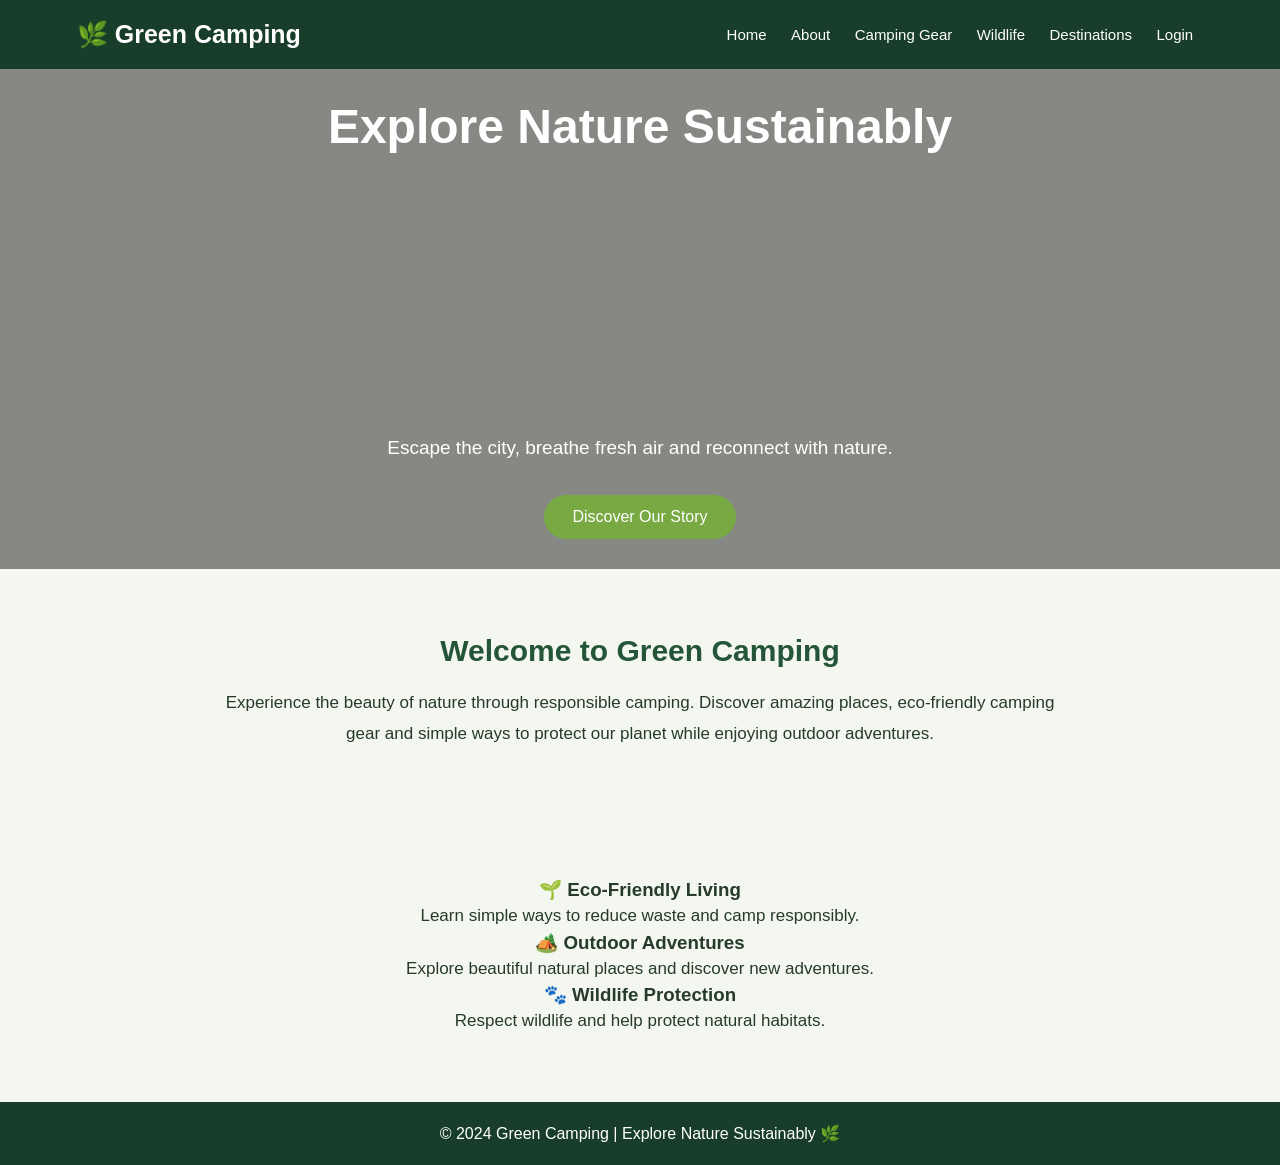
<file: index.html>
<!DOCTYPE html>
<html lang="en">
<head>
    <meta charset="UTF-8">
    <meta name="viewport" content="width=device-width, initial-scale=1.0">
    <title>Green Camping | Home</title>
    <link rel="stylesheet" href="style.css">
</head>
<body>

    <header>
        <h2>🌿 Green Camping</h2>
        <nav>
            <a href="index.html">Home</a>
            <a href="about.html">About</a>
            <a href="gear.html">Camping Gear</a>
            <a href="wildlife.html">Wildlife</a>
            <a href="places.html">Destinations</a>
            <a href="login.html">Login</a>
        </nav>
    </header>

    <section class="hero" id="home">
        <h1>Explore Nature Sustainably</h1>
        <p>Escape the city, breathe fresh air and reconnect with nature.</p>
        <a href="about.html" class="btn">Discover Our Story</a>
    </section>

    <section class="welcome">
        <h2>Welcome to Green Camping</h2>
        <p>
            Experience the beauty of nature through responsible camping.
            Discover amazing places, eco-friendly camping gear and
            simple ways to protect our planet while enjoying outdoor adventures.
        </p>
    </section>

    <section class="home-highlights">
        <div class="highlight">
            <h3>🌱 Eco-Friendly Living</h3>
            <p>Learn simple ways to reduce waste and camp responsibly.</p>
        </div>

        <div class="highlight">
            <h3>🏕️ Outdoor Adventures</h3>
            <p>Explore beautiful natural places and discover new adventures.</p>
        </div>

        <div class="highlight">
            <h3>🐾 Wildlife Protection</h3>
            <p>Respect wildlife and help protect natural habitats.</p>
        </div>
    </section>

    <footer>
        <p>© 2024 Green Camping | Explore Nature Sustainably 🌿</p>
    </footer>

    <script src="script.js"></script>
</body>
</html>
</file>
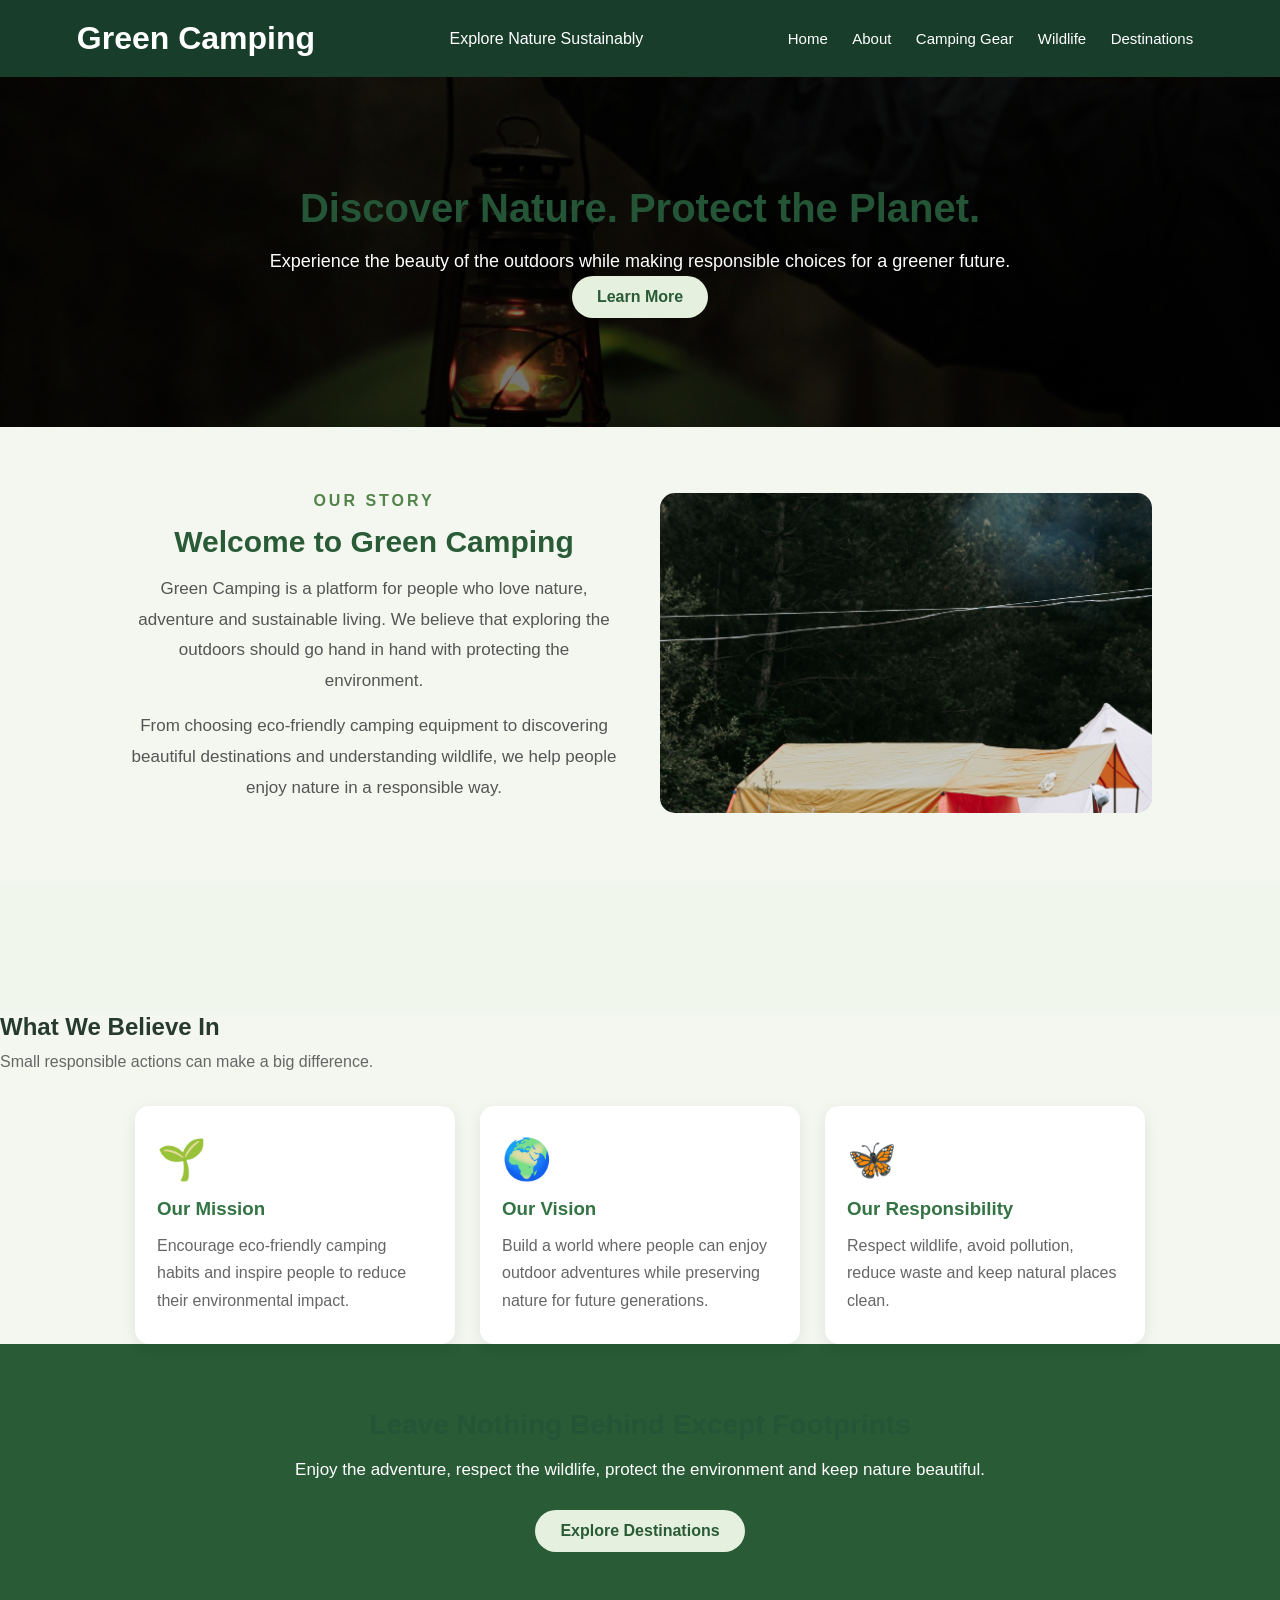
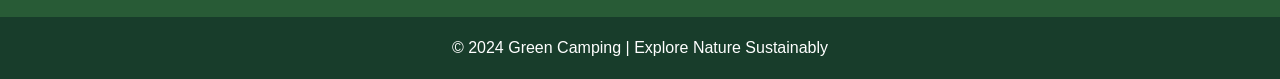
<file: about.html>
<!DOCTYPE html>
<html lang="en">
<head>
    <meta charset="UTF-8">
    <meta name="viewport" content="width=device-width, initial-scale=1.0">
    <title>About Us | Green Camping</title>
    <link rel="stylesheet" href="style.css">
</head>
<body>

    <header>
        <h1>Green Camping</h1>
        <p>Explore Nature Sustainably</p>

        <nav>
            <a href="index.html">Home</a>
            <a href="about.html">About</a>
            <a href="gear.html">Camping Gear</a>
            <a href="wildlife.html">Wildlife</a>
            <a href="places.html">Destinations</a>
        </nav>
    </header>

    <section class="about-hero">
        <div class="about-hero-content">
            <h2>Discover Nature. Protect the Planet.</h2>
            <p>
                Experience the beauty of the outdoors while
                making responsible choices for a greener future.
            </p>
            <a href="#mission" class="about-button">Learn More</a>
        </div>
    </section>

    <section class="about-intro">
        <div class="about-text">
            <span class="about-tag">OUR STORY</span>
            <h2>Welcome to Green Camping</h2>
            <p>
                Green Camping is a platform for people who love
                nature, adventure and sustainable living.
                We believe that exploring the outdoors should
                go hand in hand with protecting the environment.
            </p>
            <p>
                From choosing eco-friendly camping equipment
                to discovering beautiful destinations and
                understanding wildlife, we help people enjoy
                nature in a responsible way.
            </p>
        </div>

        <div class="about-image">
            <img src="tent.jpg" alt="Camping tent surrounded by nature">
        </div>
    </section>

    <section class="about-values" id="mission"></section>
        <h2>What We Believe In</h2>
        <p class="section-description">
            Small responsible actions can make a big difference.
        </p>

        <div class="value-container">

            <div class="value-card">
                <div class="value-icon">🌱</div>
                <h3>Our Mission</h3>
                <p>
                    Encourage eco-friendly camping habits
                    and inspire people to reduce their
                    environmental impact.
                </p>
            </div>

            <div class="value-card">
                <div class="value-icon">🌍</div>
                <h3>Our Vision</h3>
                <p>
                    Build a world where people can enjoy
                    outdoor adventures while preserving
                    nature for future generations.
                </p>
            </div>

            <div class="value-card">
                <div class="value-icon">🦋</div>
                <h3>Our Responsibility</h3>
                <p>
                    Respect wildlife, avoid pollution,
                    reduce waste and keep natural places clean.
                </p>
            </div>

        </div>
    </section>

    <section class="about-message">
        <h2>Leave Nothing Behind Except Footprints</h2>
        <p>
            Enjoy the adventure, respect the wildlife,
            protect the environment and keep nature beautiful.
        </p>
        <a href="places.html" class="about-button">Explore Destinations</a>
    </section>

    <footer>
        <p>© 2024 Green Camping | Explore Nature Sustainably</p>
    </footer>
    <script src="script.js"></script>

</body>
</html>
</file>
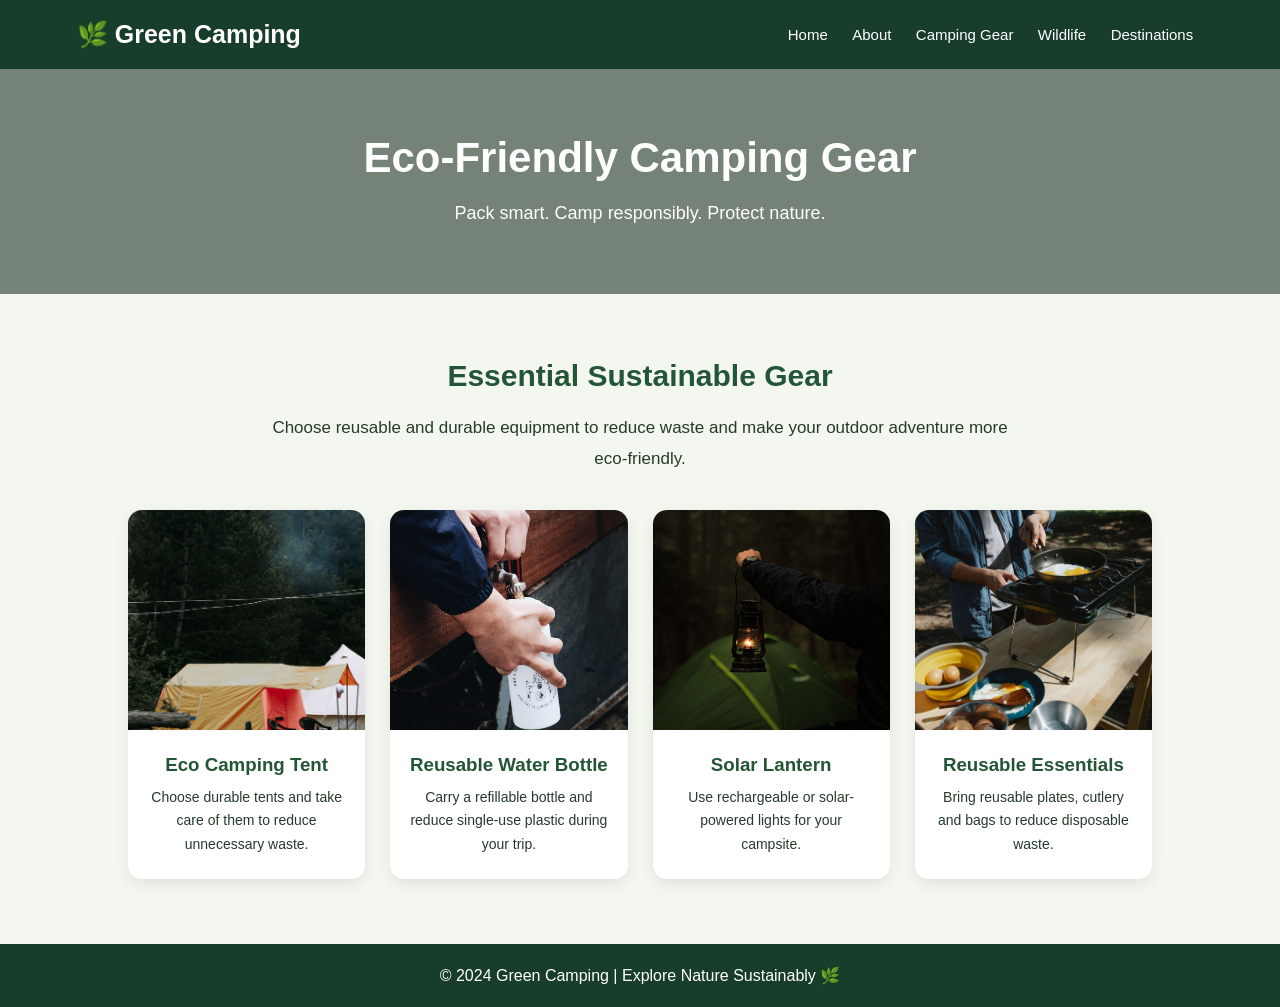
<file: gear.html>
<!DOCTYPE html>
<html lang="en">
<head>
    <meta charset="UTF-8">
    <meta name="viewport" content="width=device-width, initial-scale=1.0">
    <title>Camping Gear | Green Camping</title>
    <link rel="stylesheet" href="style.css">
</head>
<body>

    <header>
        <h2>🌿 Green Camping</h2>
        <nav>
            <a href="index.html">Home</a>
            <a href="about.html">About</a>
            <a href="gear.html">Camping Gear</a>
            <a href="wildlife.html">Wildlife</a>
            <a href="places.html">Destinations</a>
        </nav>
    </header>

    <section class="gear-hero">
        <h1>Eco-Friendly Camping Gear</h1>
        <p>Pack smart. Camp responsibly. Protect nature.</p>
    </section>

    <section class="gear-section">
        <h2>Essential Sustainable Gear</h2>
        <p class="gear-intro">
            Choose reusable and durable equipment to reduce waste
            and make your outdoor adventure more eco-friendly.
        </p>

        <div class="gear-container">

            <div class="gear-card">
                <img src="images/tent.jpg" alt="Eco-friendly camping tent">
                <h3>Eco Camping Tent</h3>
                <p>Choose durable tents and take care of them to reduce unnecessary waste.</p>
            </div>

            <div class="gear-card">
                <img src="images/bottele.jpg" alt="Reusable water bottle">
                <h3>Reusable Water Bottle</h3>
                <p>Carry a refillable bottle and reduce single-use plastic during your trip.</p>
            </div>

            <div class="gear-card">
                <img src="images/lamp.jpg" alt="Solar camping lantern">
                <h3>Solar Lantern</h3>
                <p>Use rechargeable or solar-powered lights for your campsite.</p>
            </div>

            <div class="gear-card">
                <img src="images/things.jpg" alt="Reusable camping utensils">
                <h3>Reusable Essentials</h3>
                <p>Bring reusable plates, cutlery and bags to reduce disposable waste.</p>
            </div>

        </div>
    </section>

    <footer>
        <p>© 2024 Green Camping | Explore Nature Sustainably 🌿</p>
    </footer>

    <script src="script.js"></script>
</body>
</html>
</file>
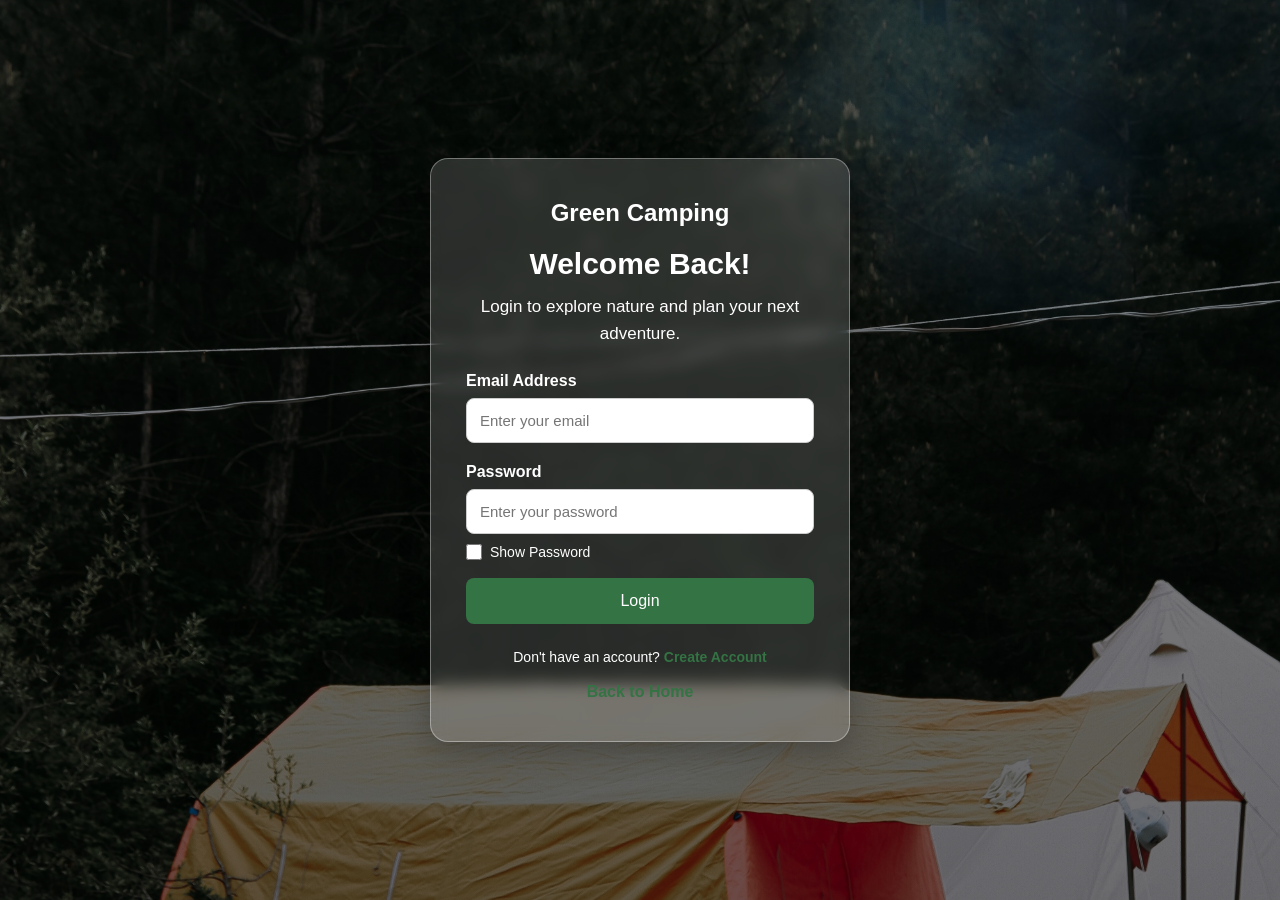
<file: login.html>
<!DOCTYPE html>
<html lang="en">
<head>
    <meta charset="UTF-8">
    <meta name="viewport" content="width=device-width, initial-scale=1.0">
    <title>Login | Green Camping</title>
    <link rel="stylesheet" href="style.css">
</head>
<body>

    <section class="login-page">

        <div class="login-container">

            <h1>Green Camping</h1>
            <h2>Welcome Back!</h2>

            <p>Login to explore nature and plan your next adventure.</p>

            <form id="loginForm">

                <label for="email">Email Address</label>
                <input type="email" id="email" placeholder="Enter your email" required>

                <label for="password">Password</label>
                <input type="password" id="password" placeholder="Enter your password" required>

<label class="show-password">
    <input type="checkbox" id="showPassword">
    Show Password
</label>

                <button type="submit">Login</button>

            </form>

            <p class="login-links">
                Don't have an account?
                <a href="register.html">Create Account</a>
            </p>

            <a href="index.html" class="back-home">Back to Home</a>

        </div>

    </section>

    <script src="script.js"></script>

</body>
</html>
</file>
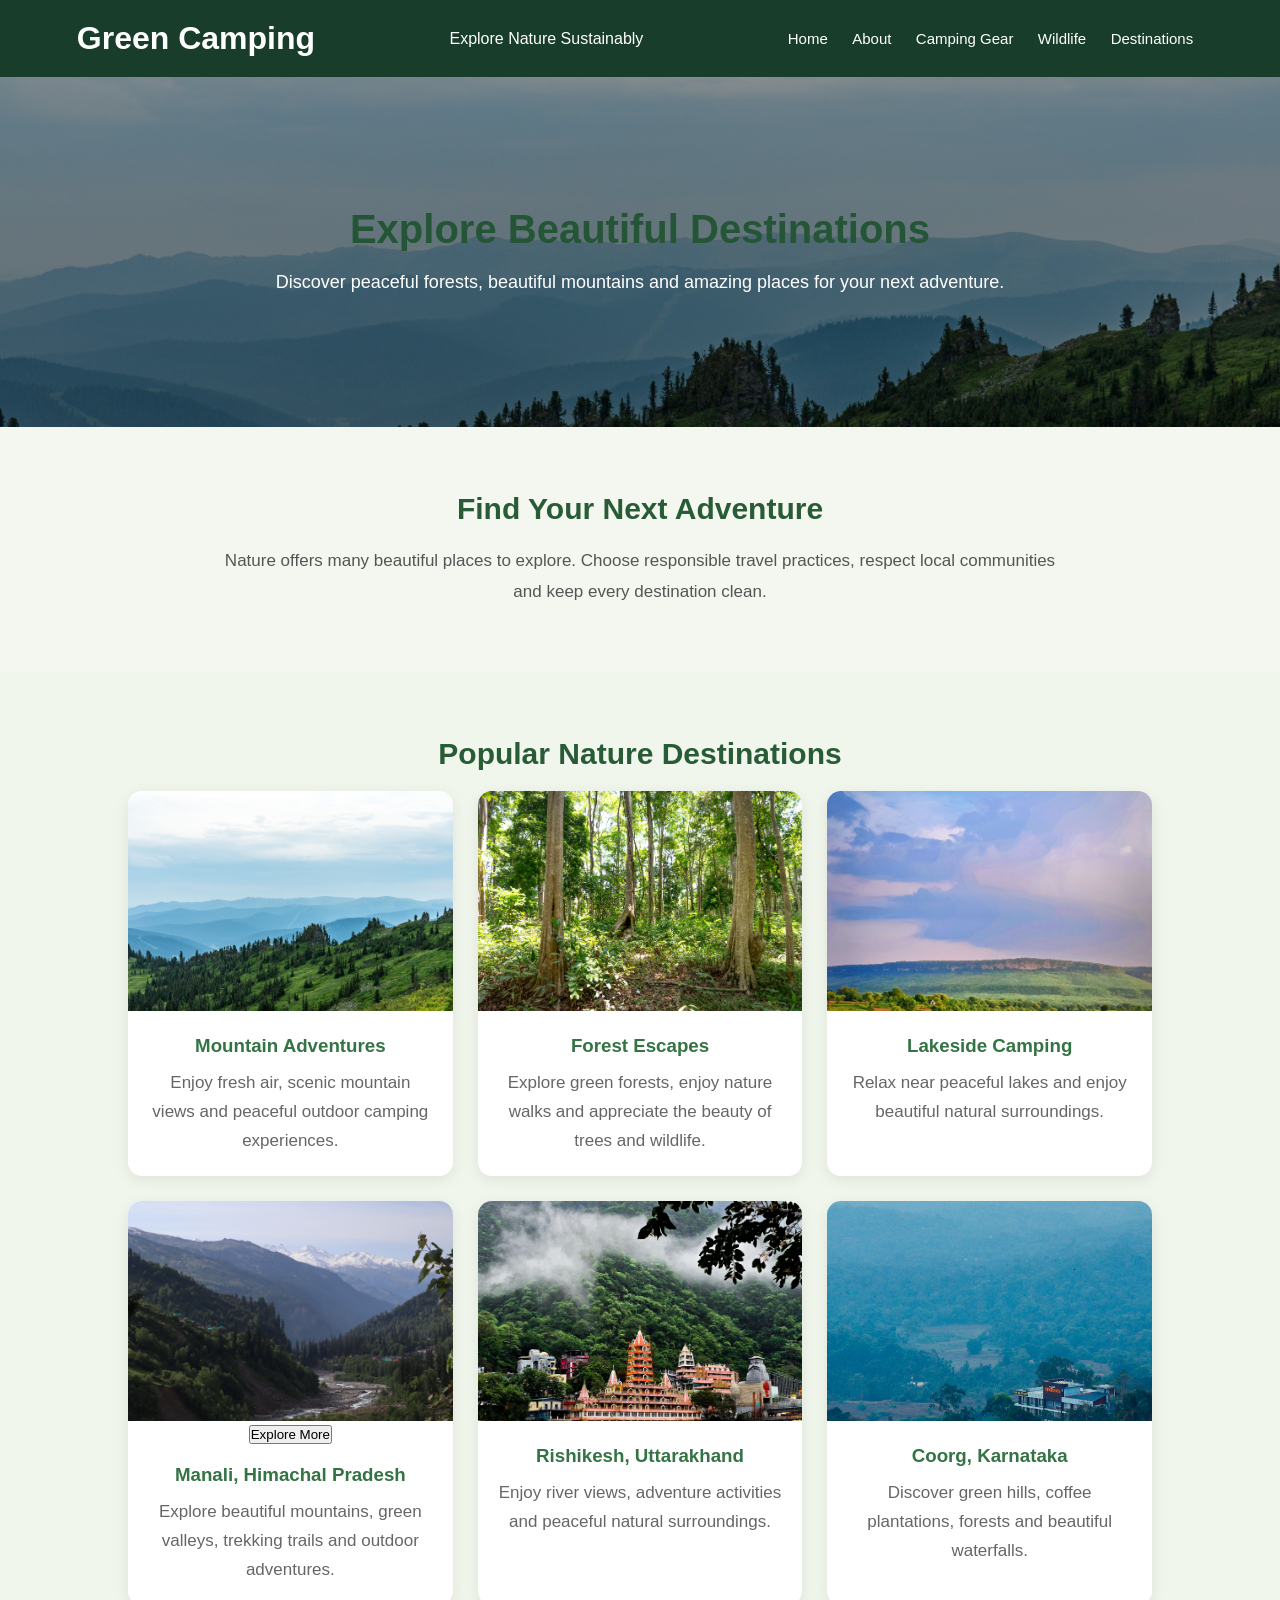
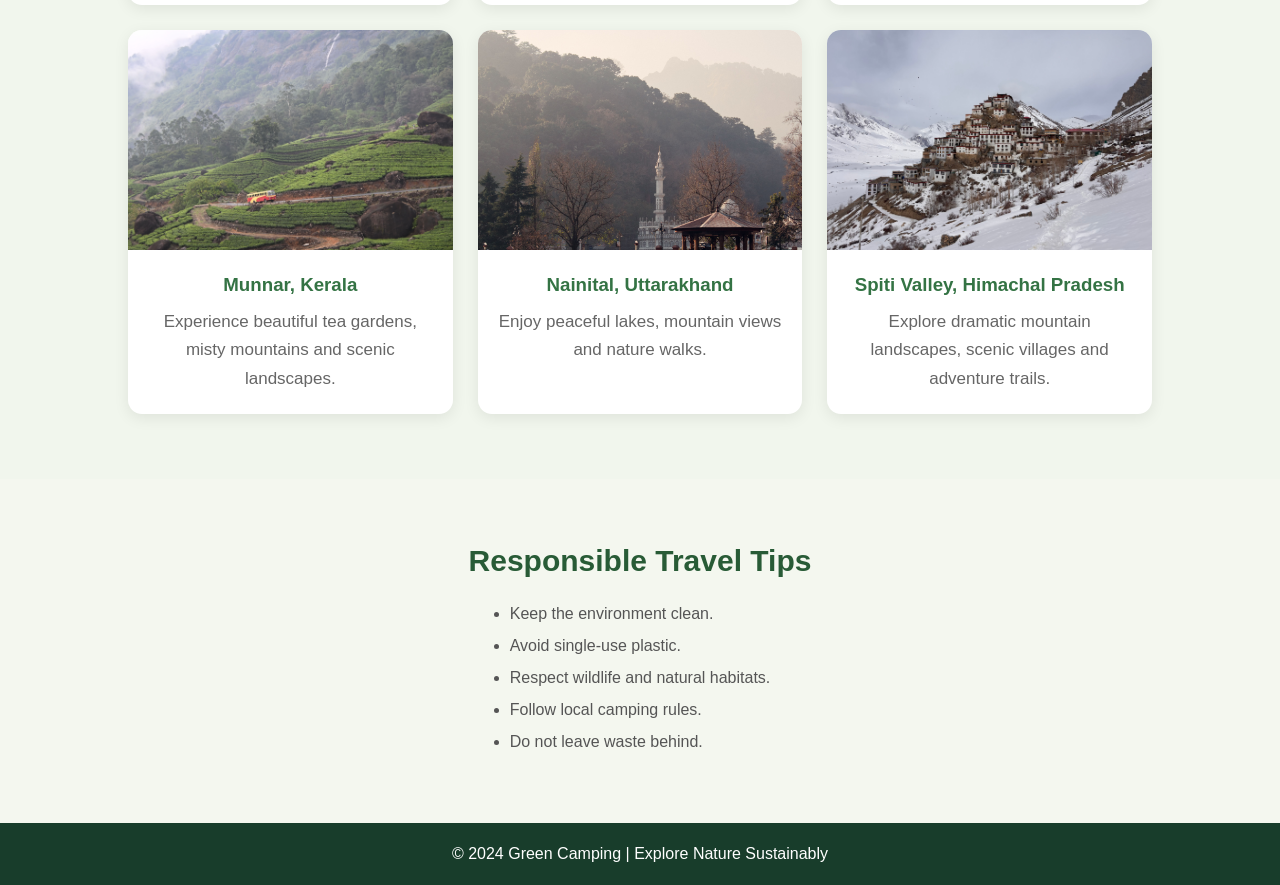
<file: places.html>
<!DOCTYPE html>
<html lang="en">
<head>
    <meta charset="UTF-8">
    <meta name="viewport" content="width=device-width, initial-scale=1.0">
    <title>Destinations | Green Camping</title>
    <link rel="stylesheet" href="style.css">
</head>
<body>

    <header>
        <h1>Green Camping</h1>
        <p>Explore Nature Sustainably</p>

        <nav>
            <a href="index.html">Home</a>
            <a href="about.html">About</a>
            <a href="gear.html">Camping Gear</a>
            <a href="wildlife.html">Wildlife</a>
            <a href="places.html">Destinations</a>
        </nav>
    </header>

    <section class="places-hero">
        <div>
            <h2>Explore Beautiful Destinations</h2>
            <p>
                Discover peaceful forests, beautiful mountains
                and amazing places for your next adventure.
            </p>
        </div>
    </section>

    <section class="places-intro">
        <h2>Find Your Next Adventure</h2>
        <p>
            Nature offers many beautiful places to explore.
            Choose responsible travel practices, respect local
            communities and keep every destination clean.
        </p>
    </section>

    <section class="destination-section">
        <h2>Popular Nature Destinations</h2>

        <div class="destination-container">

            <div class="destination-card">
                <img src="images/mountains.jpg" alt="Beautiful mountain landscape">
                <div class="destination-info">
                    <h3>Mountain Adventures</h3>
                    <p>
                        Enjoy fresh air, scenic mountain views
                        and peaceful outdoor camping experiences.
                    </p>
                </div>
            </div>

            <div class="destination-card">
                <img src="images/forest.jpg" alt="Green forest landscape">
                <div class="destination-info">
                    <h3>Forest Escapes</h3>
                    <p>
                        Explore green forests, enjoy nature walks
                        and appreciate the beauty of trees and wildlife.
                    </p>
                </div>
            </div>

            <div class="destination-card">
                <img src="images/lake.jpg" alt="Beautiful lake surrounded by nature">
                <div class="destination-info">
                    <h3>Lakeside Camping</h3>
                    <p>
                        Relax near peaceful lakes and enjoy
                        beautiful natural surroundings.
                    </p>
                </div>
            </div>

              <!-- Manali -->
    <div class="destination-card">
    <img src="images/manali.jpg" alt="Manali mountains">
    <button onclick="showDestination('manali')">Explore More</button>
    <div class="destination-info">
        <h3>Manali, Himachal Pradesh</h3>
        <p>Explore beautiful mountains, green valleys, trekking trails and outdoor adventures.</p>
    </div>
</div>

<!-- Rishikesh -->
<div class="destination-card">
    <img src="images/rishikesh.jpg" alt="Rishikesh river">
    <div class="destination-info">
        <h3>Rishikesh, Uttarakhand</h3>
        <p>Enjoy river views, adventure activities and peaceful natural surroundings.</p>
    </div>
</div>

<!-- Coorg -->
<div class="destination-card">
    <img src="images/coorg.jpg" alt="Coorg green hills">
    <div class="destination-info">
        <h3>Coorg, Karnataka</h3>
        <p>Discover green hills, coffee plantations, forests and beautiful waterfalls.</p>
    </div>
</div>

<!-- Munnar -->
<div class="destination-card">
    <img src="images/munnar.jpg" alt="Munnar tea gardens">
    <div class="destination-info">
        <h3>Munnar, Kerala</h3>
        <p>Experience beautiful tea gardens, misty mountains and scenic landscapes.</p>
    </div>
</div>

<!-- Nainital -->
<div class="destination-card">
    <img src="images/nainital.jpg" alt="Nainital lake">
    <div class="destination-info">
        <h3>Nainital, Uttarakhand</h3>
        <p>Enjoy peaceful lakes, mountain views and nature walks.</p>
    </div>
</div>

<!-- Spiti Valley -->
<div class="destination-card">
    <img src="images/spiti.jpg" alt="Spiti Valley mountains">
    <div class="destination-info">
        <h3>Spiti Valley, Himachal Pradesh</h3>
        <p>Explore dramatic mountain landscapes, scenic villages and adventure trails.</p>
    </div>
</div>


        </div>
    </section>

    <section class="travel-tips">
        <h2>Responsible Travel Tips</h2>
        <ul>
            <li>Keep the environment clean.</li>
            <li>Avoid single-use plastic.</li>
            <li>Respect wildlife and natural habitats.</li>
            <li>Follow local camping rules.</li>
            <li>Do not leave waste behind.</li>
        </ul>
    </section>

    <footer>
        <p>© 2024 Green Camping | Explore Nature Sustainably</p>
    </footer>
    <script src="script.js"></script>

</body>
</html>
</file>
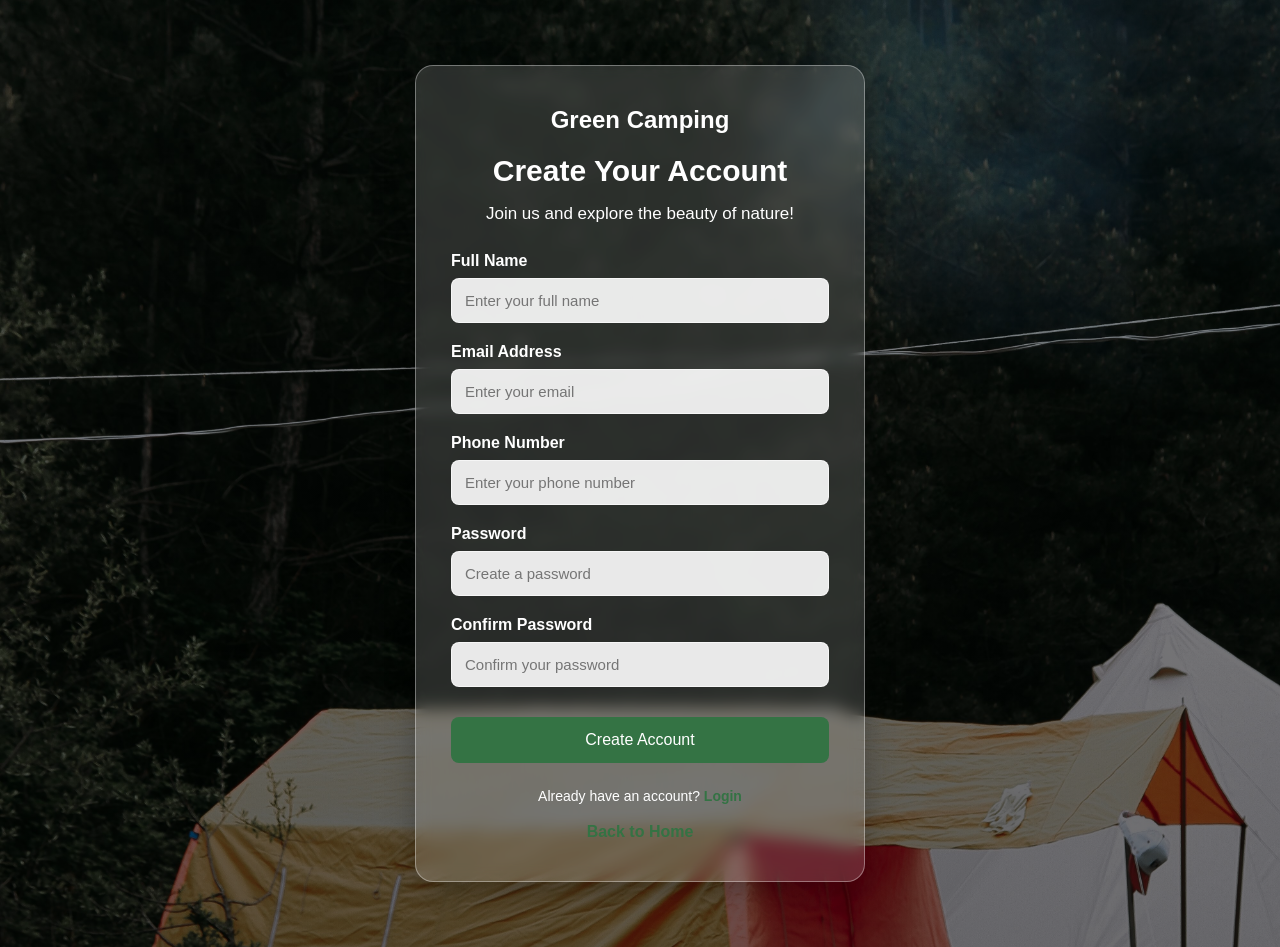
<file: register.html>
<!DOCTYPE html>
<html lang="en">
<head>
    <meta charset="UTF-8">
    <meta name="viewport" content="width=device-width, initial-scale=1.0">
    <title>Register | Green Camping</title>
    <link rel="stylesheet" href="style.css">
</head>
<body>

<section class="login-page">

    <div class="login-container register-container">

        <h1>Green Camping</h1>
        <h2>Create Your Account</h2>
        <p>Join us and explore the beauty of nature!</p>

        <form id="registerForm">

            <label for="fullName">Full Name</label>
            <input type="text" id="fullName"
                   placeholder="Enter your full name" required>

            <label for="registerEmail">Email Address</label>
            <input type="email" id="registerEmail"
                   placeholder="Enter your email" required>

            <label for="phone">Phone Number</label>
            <input type="tel" id="phone"
                   placeholder="Enter your phone number"
                   pattern="[0-9]{10}" required>

            <label for="registerPassword">Password</label>
            <input type="password" id="registerPassword"
                   placeholder="Create a password" required minlength="6">

            <label for="confirmPassword">Confirm Password</label>
            <input type="password" id="confirmPassword"
                   placeholder="Confirm your password" required>

            <button type="submit">Create Account</button>

        </form>

        <p class="login-links">
            Already have an account?
            <a href="login.html">Login</a>
        </p>

        <a href="index.html" class="back-home">Back to Home</a>

    </div>

</section>

<script src="script.js"></script>

</body>
</html>
</file>
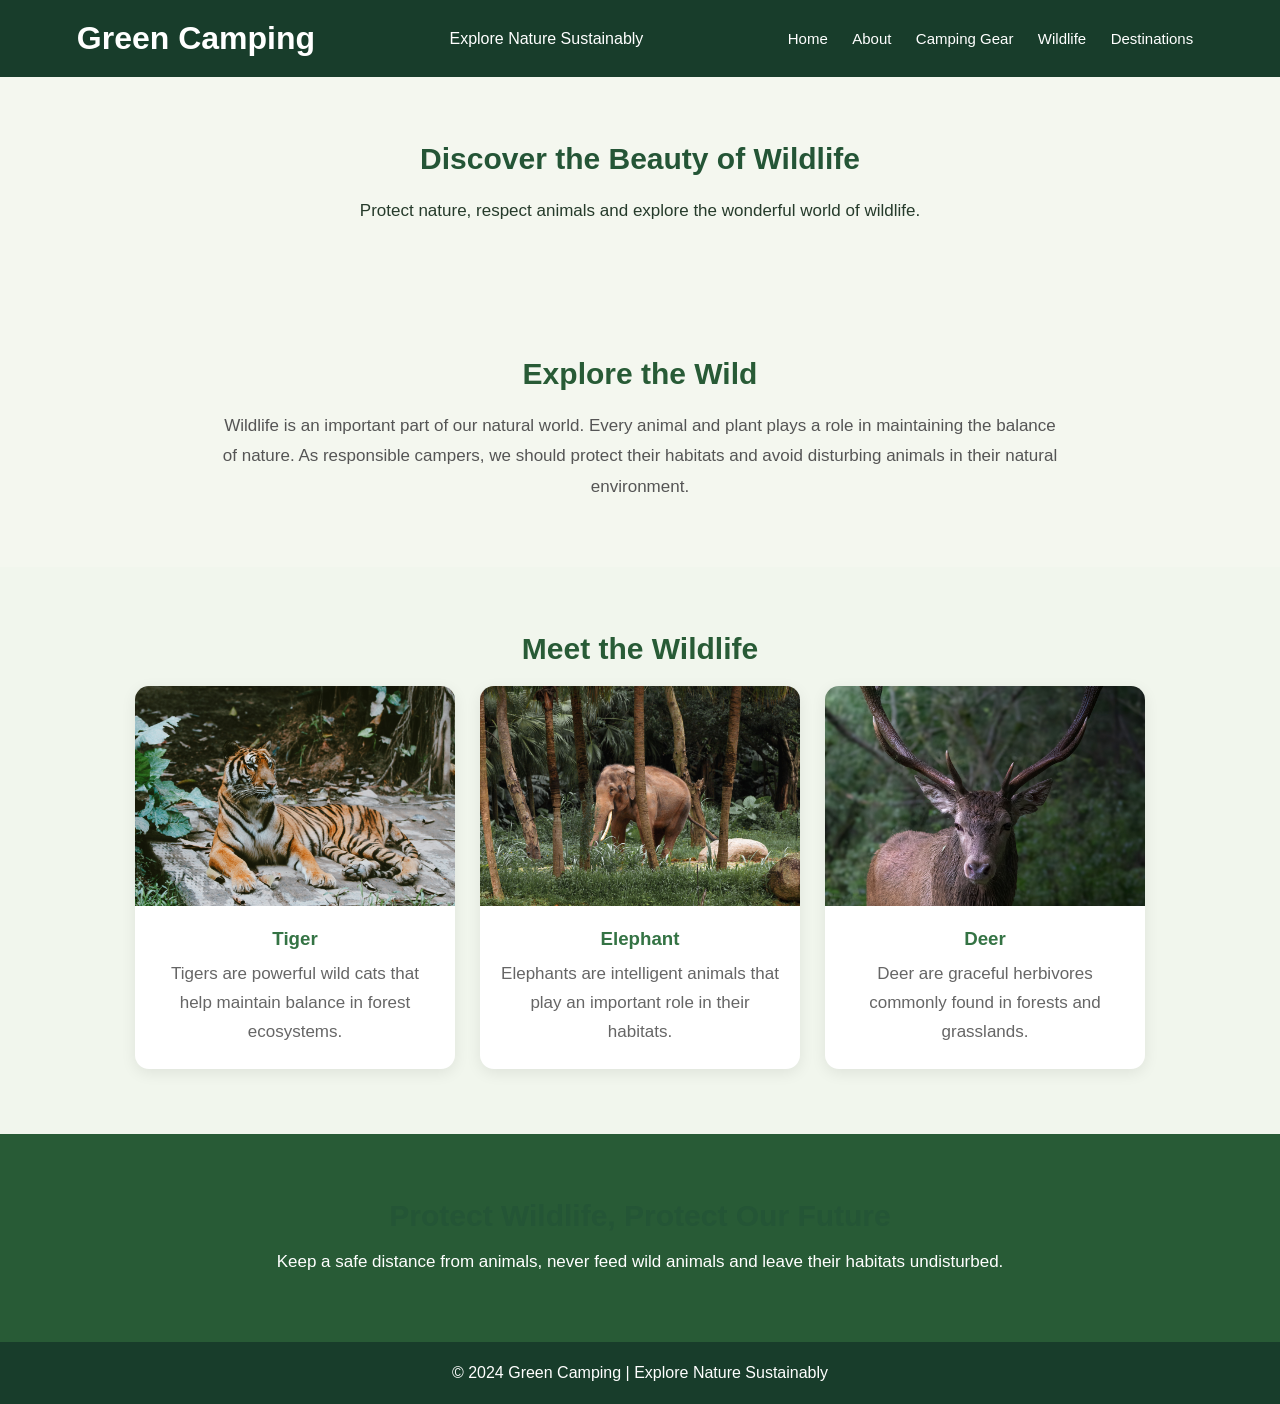
<file: wildlife.html>
<!DOCTYPE html>
<html lang="en">
<head>
    <meta charset="UTF-8">
    <meta name="viewport" content="width=device-width, initial-scale=1.0">
    <title>Wildlife | Green Camping</title>
    <link rel="stylesheet" href="style.css">
</head>
<body>

    <header>
        <h1>Green Camping</h1>
        <p>Explore Nature Sustainably</p>

        <nav>
            <a href="index.html">Home</a>
            <a href="about.html">About</a>
            <a href="gear.html">Camping Gear</a>
            <a href="wildlife.html">Wildlife</a>
            <a href="places.html">Destinations</a>
        </nav>
    </header>

    <section class="wildelife-hero">
        <div>
            <h2>Discover the Beauty of Wildlife</h2>
            <p>
                Protect nature, respect animals and explore
                the wonderful world of wildlife.
            </p>
        </div>
    </section>

    <section class="wildlife-intro">
        <h2>Explore the Wild</h2>
        <p>
            Wildlife is an important part of our natural world.
            Every animal and plant plays a role in maintaining
            the balance of nature. As responsible campers,
            we should protect their habitats and avoid disturbing
            animals in their natural environment.
        </p>
    </section>

    <section class="animal-section">
        <h2>Meet the Wildlife</h2>

        <div class="animal-container">

            <div class="animal-card">
                <img src="images/tiger.jpg" alt="Tiger in its natural habitat">
                <h3>Tiger</h3>
                <p>
                    Tigers are powerful wild cats that help
                    maintain balance in forest ecosystems.
                </p>
            </div>

            <div class="animal-card">
                <img src="images/elephant.jpg" alt="Elephant in nature">
                <h3>Elephant</h3>
                <p>
                    Elephants are intelligent animals that
                    play an important role in their habitats.
                </p>
            </div>

            <div class="animal-card">
                <img src="images/deer.jpg" alt="Deer in a forest">
                <h3>Deer</h3>
                <p>
                    Deer are graceful herbivores commonly
                    found in forests and grasslands.
                </p>
            </div>

        </div>
    </section>

    <section class="wildlife-message">
        <h2>Protect Wildlife, Protect Our Future</h2>
        <p>
            Keep a safe distance from animals, never feed
            wild animals and leave their habitats undisturbed.
        </p>
    </section>

    <footer>
        <p>© 2024 Green Camping | Explore Nature Sustainably</p>
    </footer>

</body>
</html>
</file>
<file: style.css>
* {
    margin: 0;
    padding: 0;
    box-sizing: border-box;
    font-family: Arial, sans-serif;
    scroll-behavior: smooth;
}

body {
    background-color: #f4f7ef;
    color: #263b2b;
}

header {
    background-color: #183d2b;
    color: white;
    padding: 20px 6%;
    display: flex;
    justify-content: space-between;
    align-items: center;
    flex-wrap: wrap;
    gap: 15px;
}

header h2 {
    font-size: 25px;
}

nav a {
    color: white;
    text-decoration: none;
    margin: 10px;
    font-size: 15px;
}

nav a:hover {
    color: #b8e986;
}

.hero {
    min-height: 500px;
    background: linear-gradient(
        rgba(0, 0, 0, 0.45),
        rgba(0, 0, 0, 0.45)
    ), url("https://images.unsplash.com/photo-1448375240586-882707db888b")
    center/cover no-repeat;
    color: white;
    display: flex;
    flex-direction: column;
    justify-content: center;
    align-items: center;
    text-align: center;
    padding: 30px;
}

.hero h1 {
    font-size: 48px;
    margin-bottom: 20px;
}

.hero p {
    font-size: 19px;
    margin-bottom: 30px;
}

.btn {
    background-color: #78a942;
    color: white;
    padding: 13px 28px;
    text-decoration: none;
    border-radius: 25px;
}

.btn:hover {
    background-color: #527d2b;
}

section:not(.hero) {
    padding: 65px 10%;
    text-align: center;
}

section h2 {
    font-size: 30px;
    color: #245536;
    margin-bottom: 20px;
}

section p {
    font-size: 17px;
    line-height: 1.8;
    max-width: 850px;
    margin: auto;
}

footer {
    background-color: #183d2b;
    color: white;
    text-align: center;
    padding: 22px;
}

@media (max-width: 768px) {
    header {
        flex-direction: column;
    }

    nav {
        text-align: center;
    }

    nav a {
        display: inline-block;
    }

    .hero h1 {
        font-size: 32px;
    }
}

/* CAMPING GEAR PAGE */

.gear-hero {
    background: linear-gradient(rgba(14, 35, 20, 0.55),
    rgba(14, 35, 20, 0.55)),
    url("https://images.unsplash.com/photo-1470770841072-f978cf4d019e")
    center/cover no-repeat;
    color: white;
    text-align: center;
    padding: 100px 20px;
}

.gear-hero h1 {
    font-size: 42px;
    margin-bottom: 15px;
}

.gear-hero p {
    font-size: 18px;
}

.gear-section {
    padding: 60px 8%;
    text-align: center;
}

.gear-intro {
    max-width: 750px;
    margin: 0 auto 35px;
    line-height: 1.8;
}

.gear-container {
    display: grid;
    grid-template-columns: repeat(4, 1fr);
    gap: 25px;
}

.gear-card {
    background: white;
    border-radius: 14px;
    overflow: hidden;
    box-shadow: 0 5px 15px rgba(0,0,0,0.08);
    transition: transform 0.3s;
}

.gear-card:hover {
    transform: translateY(-8px);
}

.gear-card img {
    width: 100%;
    height: 220px;
    object-fit: cover;
}

.gear-card h3 {
    color: #245536;
    margin: 20px 10px 10px;
}

.gear-card p {
    font-size: 14px;
    padding: 0 18px 22px;
    line-height: 1.7;
}

/* Responsive layout */
@media (max-width: 900px) {
    .gear-container {
        grid-template-columns: repeat(2, 1fr);
    }
}

@media (max-width: 550px) {
    .gear-container {
        grid-template-columns: 1fr;
    }

    .gear-hero h1 {
        font-size: 30px;
    }
}

/* ABOUT PAGE */

.about-hero {
    min-height: 350px;
    background: linear-gradient(rgba(0, 0, 0, 0.45),
                rgba(0, 0, 0, 0.55)),
                url("images/lamp.jpg") center/cover no-repeat;
    display: flex;
    align-items: center;
    justify-content: center;
    text-align: center;
    padding: 40px 20px;
    color: white;
}

.about-hero-content {
    max-width: 750px;
}

.about-hero h2 {
    font-size: 40px;
    margin-bottom: 15px;
}

.about-hero p {
    font-size: 18px;
    line-height: 1.7;
}

.about-intro {
    display: flex;
    align-items: center;
    gap: 40px;
    padding: 65px 8%;
    flex-wrap: wrap;
}

.about-text {
    flex: 1;
    min-width: 280px;
}

.about-tag {
    color: #52834a;
    font-weight: bold;
    letter-spacing: 3px;
}

.about-text h2 {
    font-size: 30px;
    color: #285b36;
    margin: 15px 0;
}

.about-text p {
    line-height: 1.8;
    color: #555;
    margin-bottom: 15px;
}

.about-image {
    flex: 1;
    min-width: 280px;
}

.about-image img {
    width: 100%;
    height: 320px;
    object-fit: cover;
    border-radius: 15px;
}

.about-values {
    background: #f1f6ed;
    padding: 60px 8%;
    text-align: middle;
}

.about-values h2 {
    color: #285b36;
    font-size: 30px;
}

.section-description {
    color: #666;
    margin: 12px 0 35px;
}

.value-container {
    display: flex;
    justify-content: center;
    gap: 25px;
    flex-wrap: wrap;
}

.value-card {
    background: white;
    padding: 30px 22px;
    border-radius: 14px;
    flex: 1;
    min-width: 220px;
    max-width: 320px;
    box-shadow: 0 4px 15px rgba(0,0,0,0.08);
}

.value-icon {
    font-size: 40px;
    margin-bottom: 15px;
}

.value-card h3 {
    color: #347344;
    margin-bottom: 12px;
}

.value-card p {
    color: #666;
    line-height: 1.7;
}

.about-message {
    background: #285b36;
    color: white;
    text-align: center;
    padding: 55px 20px;
}

.about-message h2 {
    font-size: 28px;
    margin-bottom: 15px;
}

.about-message p {
    line-height: 1.7;
    margin-bottom: 25px;
}

.about-button {
    display: inline-block;
    background: #e6f0df;
    color: #285b36;
    text-decoration: none;
    padding: 12px 25px;
    border-radius: 25px;
    font-weight: bold;
}

.about-button:hover {
    background: white;
}

@media (max-width: 700px) {
    .about-hero h2 {
        font-size: 29px;
    }

    .about-intro {
        padding: 40px 6%;
    }

    .about-values {
        padding: 40px 6%;
    }
}

/* WILDLIFE PAGE */

.wildlife-hero {
    min-height: 350px;
    background: linear-gradient(rgba(0,0,0,0.4), rgba(0,0,0,0.55)),
                url("images/deer.jpg") center/cover no-repeat;
    display: flex;
    align-items: center;
    justify-content: center;
    text-align: center;
    padding: 40px 20px;
    color: white;
}

.wildlife-hero h2 {
    font-size: 40px;
    margin-bottom: 15px;
}

.wildlife-hero p {
    font-size: 18px;
    line-height: 1.7;
}

.wildlife-intro {
    text-align: center;
    padding: 55px 10%;
}

.wildlife-intro h2,
.animal-section h2 {
    color: #285b36;
    font-size: 30px;
    margin-bottom: 20px;
}

.wildlife-intro p {
    color: #555;
    line-height: 1.8;
    max-width: 850px;
    margin: auto;
}

.animal-section {
    background: #f1f6ed;
    padding: 55px 8%;
    text-align: center;
}

.animal-container {
    display: flex;
    justify-content: center;
    gap: 25px;
    flex-wrap: wrap;
}

.animal-card {
    background: white;
    flex: 1;
    min-width: 220px;
    max-width: 320px;
    border-radius: 14px;
    overflow: hidden;
    box-shadow: 0 4px 15px rgba(0,0,0,0.08);
}

.animal-card img {
    width: 100%;
    height: 220px;
    object-fit: cover;
}

.animal-card h3 {
    color: #347344;
    margin: 18px 0 10px;
}

.animal-card p {
    color: #666;
    line-height: 1.7;
    padding: 0 18px 22px;
}

.wildlife-message {
    background: #285b36;
    color: white;
    text-align: center;
    padding: 55px 20px;
}

.wildlife-message h2 {
    margin-bottom: 15px;
}

.wildlife-message p {
    line-height: 1.7;
}

@media (max-width: 700px) {
    .wildlife-hero h2 {
        font-size: 28px;
    }

    .animal-section {
        padding: 40px 6%;
    }
}

/* DESTINATIONS PAGE */

.places-hero {
    min-height: 350px;
    background: linear-gradient(rgba(0,0,0,0.4), rgba(0,0,0,0.55)),
                url("images/mountains.jpg") center/cover no-repeat;
    display: flex;
    align-items: center;
    justify-content: center;
    text-align: center;
    padding: 40px 20px;
    color: white;
}

.places-hero h2 {
    font-size: 40px;
    margin-bottom: 15px;
}

.places-hero p {
    font-size: 18px;
    line-height: 1.7;
}

.places-intro {
    text-align: center;
    padding: 55px 10%;
}

.places-intro h2,
.destination-section h2 {
    color: #285b36;
    font-size: 30px;
    margin-bottom: 20px;
}

.places-intro p {
    color: #555;
    line-height: 1.8;
    max-width: 850px;
    margin: auto;
}

.destination-section {
    background: #f1f6ed;
    padding: 55px 8%;
    text-align: center;
}

.destination-container {
    display: flex;
    justify-content: center;
    gap: 25px;
    flex-wrap: wrap;
}

.destination-card {
    background: white;
    flex: 1;
    min-width: 250px;
    max-width: 340px;
    border-radius: 14px;
    overflow: hidden;
    box-shadow: 0 4px 15px rgba(0,0,0,0.08);
    transition: transform 0.3s ease;
}

.destination-card:hover {
    transform: translateY(-7px);
}

.destination-card img {
    width: 100%;
    height: 220px;
    object-fit: cover;
}

.destination-info {
    padding: 20px;
}

.destination-info h3 {
    color: #347344;
    margin-bottom: 12px;
}

.destination-info p {
    color: #666;
    line-height: 1.7;
}

.travel-tips {
    padding: 50px 10%;
    text-align: center;
}

.travel-tips h2 {
    color: #285b36;
    margin-bottom: 20px;
}

.travel-tips ul {
    display: inline-block;
    text-align: left;
    line-height: 2;
    color: #555;
}

@media (max-width: 700px) {
    .places-hero h2 {
        font-size: 28px;
    }

    .destination-section {
        padding: 40px 6%;
    }
}

/* LOGIN PAGE */

.login-page {
    min-height: 100vh;
    background:
        linear-gradient(rgba(0, 0, 0, 0.45), rgba(0, 0, 0, 0.55)),
        url("images/tent.jpg") center/cover no-repeat;
    display: flex;
    align-items: center;
    justify-content: center;
    padding: 30px 15px;
}


    
.login-container {
    width: 100%;
    max-width: 420px;
    background: rgba(255, 255, 255, 0.15);
    backdrop-filter: blur(8px);
    -webkit-backdrop-filter: blur(8px);
    border: 1px solid rgba(255, 255, 255, 0.35);
    padding: 40px 35px;
    border-radius: 18px;
    text-align: center;
    box-shadow: 0 8px 30px rgba(0, 0, 0, 0.25);
}



.login-container h1 {
    color: white;
    margin-bottom: 20px;
}

.login-container h2 {
    color: white;
    margin-bottom: 12px;
}

.login-container p {
    color: white;
    line-height: 1.6;
}

.login-container form {
    text-align: left;
    margin-top: 25px;
}

.login-container label {
    display: block;
    margin-bottom: 8px;
    color: white;
    font-weight: bold;
}

.login-container input {
    width: 100%;
    padding: 13px;
    margin-bottom: 20px;
    border: 1px solid #ccc;
    border-radius: 8px;
    font-size: 15px;
    box-sizing: border-box;
}

.login-container button {
    width: 100%;
    padding: 14px;
    background: #347344;
    color: white;
    border: none;
    border-radius: 8px;
    font-size: 16px;
    cursor: pointer;
}

.login-container button:hover {
    background: #285b36;
}

.login-links {
    margin-top: 22px;
    font-size: 14px;
}

.login-links a,
.back-home {
    color: #347344;
    font-weight: bold;
    text-decoration: none;
}

.back-home {
    display: inline-block;
    margin-top: 15px;
}

/* SHOW PASSWORD CHECKBOX */

.login-container .show-password {
    display: flex;
    align-items: center;
    gap: 8px;
    color: white;
    font-size: 14px;
    font-weight: normal;
    cursor: pointer;
    margin-top: -10px;
    margin-bottom: 18px;
}

.login-container .show-password input[type="checkbox"] {
    width: 16px;
    height: 16px;
    margin: 0;
    cursor: pointer;
}

/* REGISTRATION PAGE */

.register-container {
    max-width: 450px;
}

.register-container h1 {
    color: white;
}

.register-container h2 {
    color: white;
}

.register-container p {
    color: white;
}

.register-container label {
    color: white;
}

.register-container input {
    background: rgba(255, 255, 255, 0.9);
    border: 1px solid rgba(255, 255, 255, 0.6);
}

.register-container button {
    margin-top: 10px;
}
</file>
